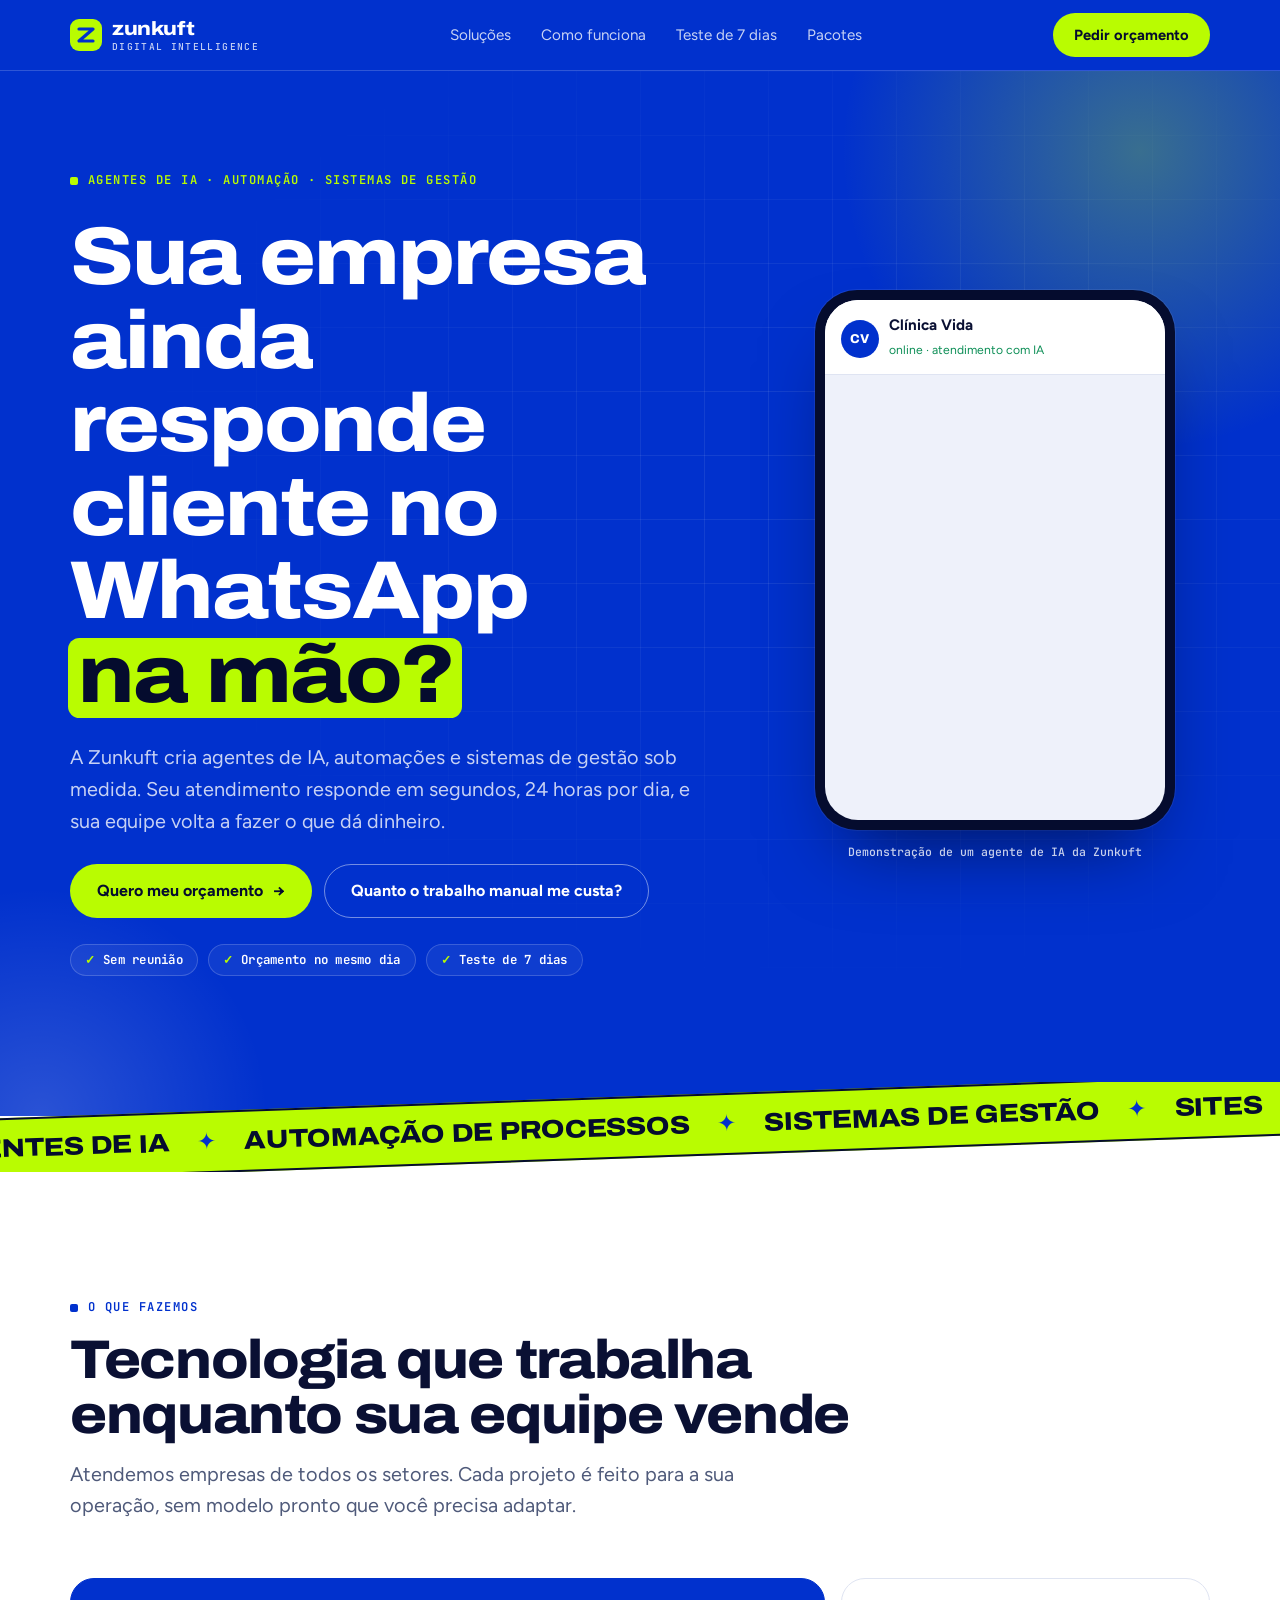
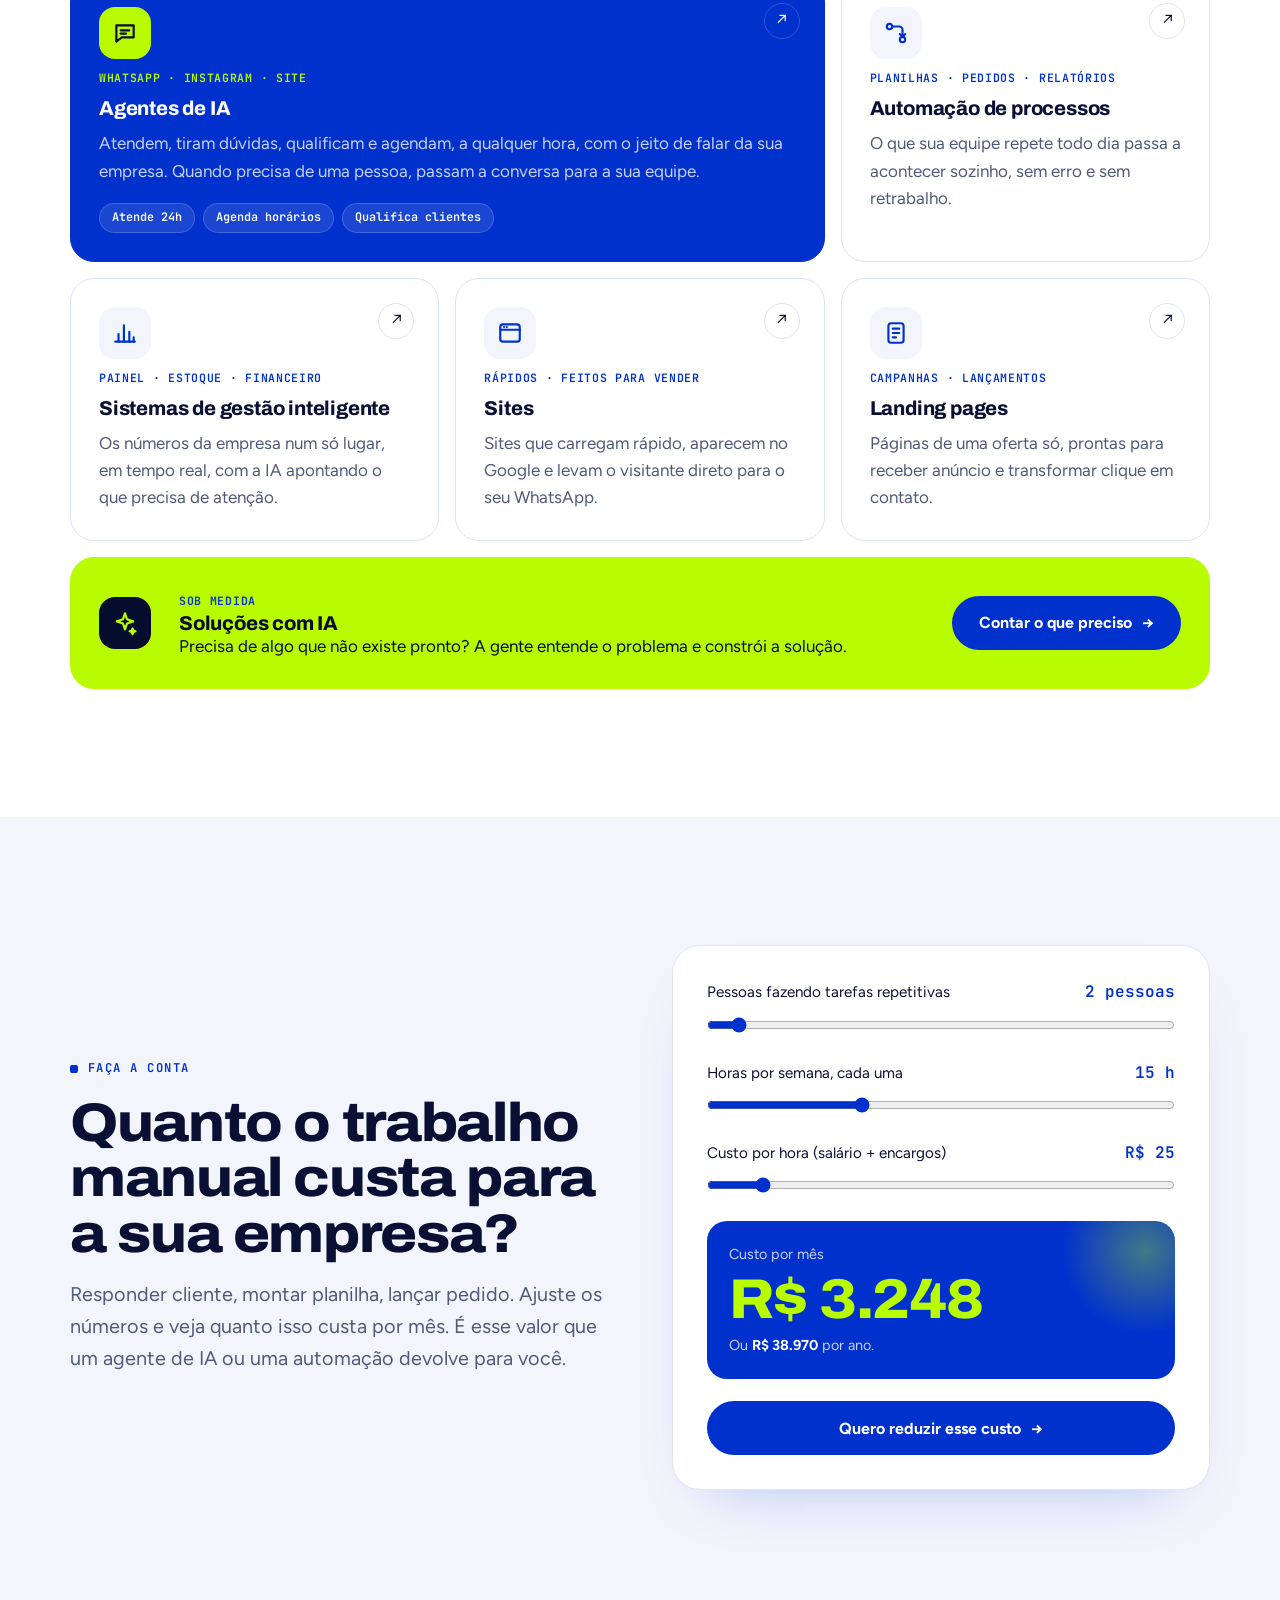
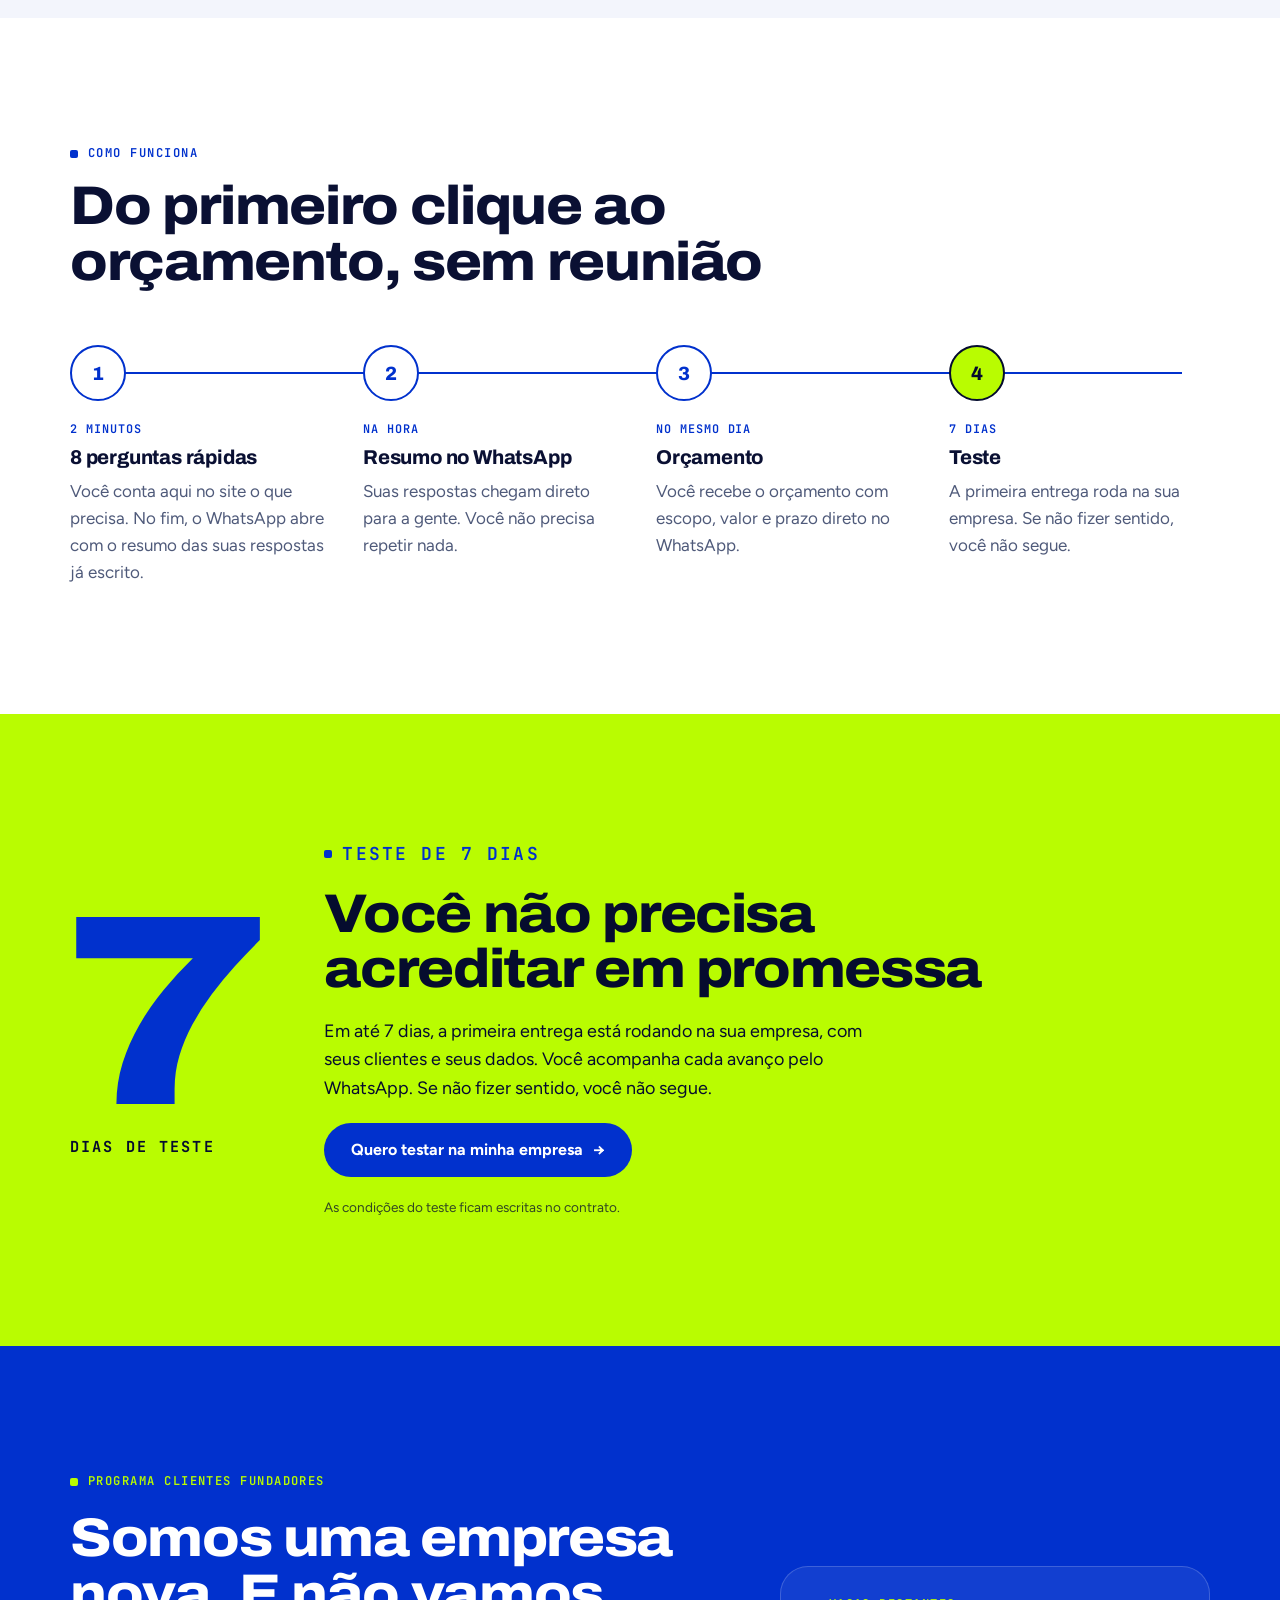
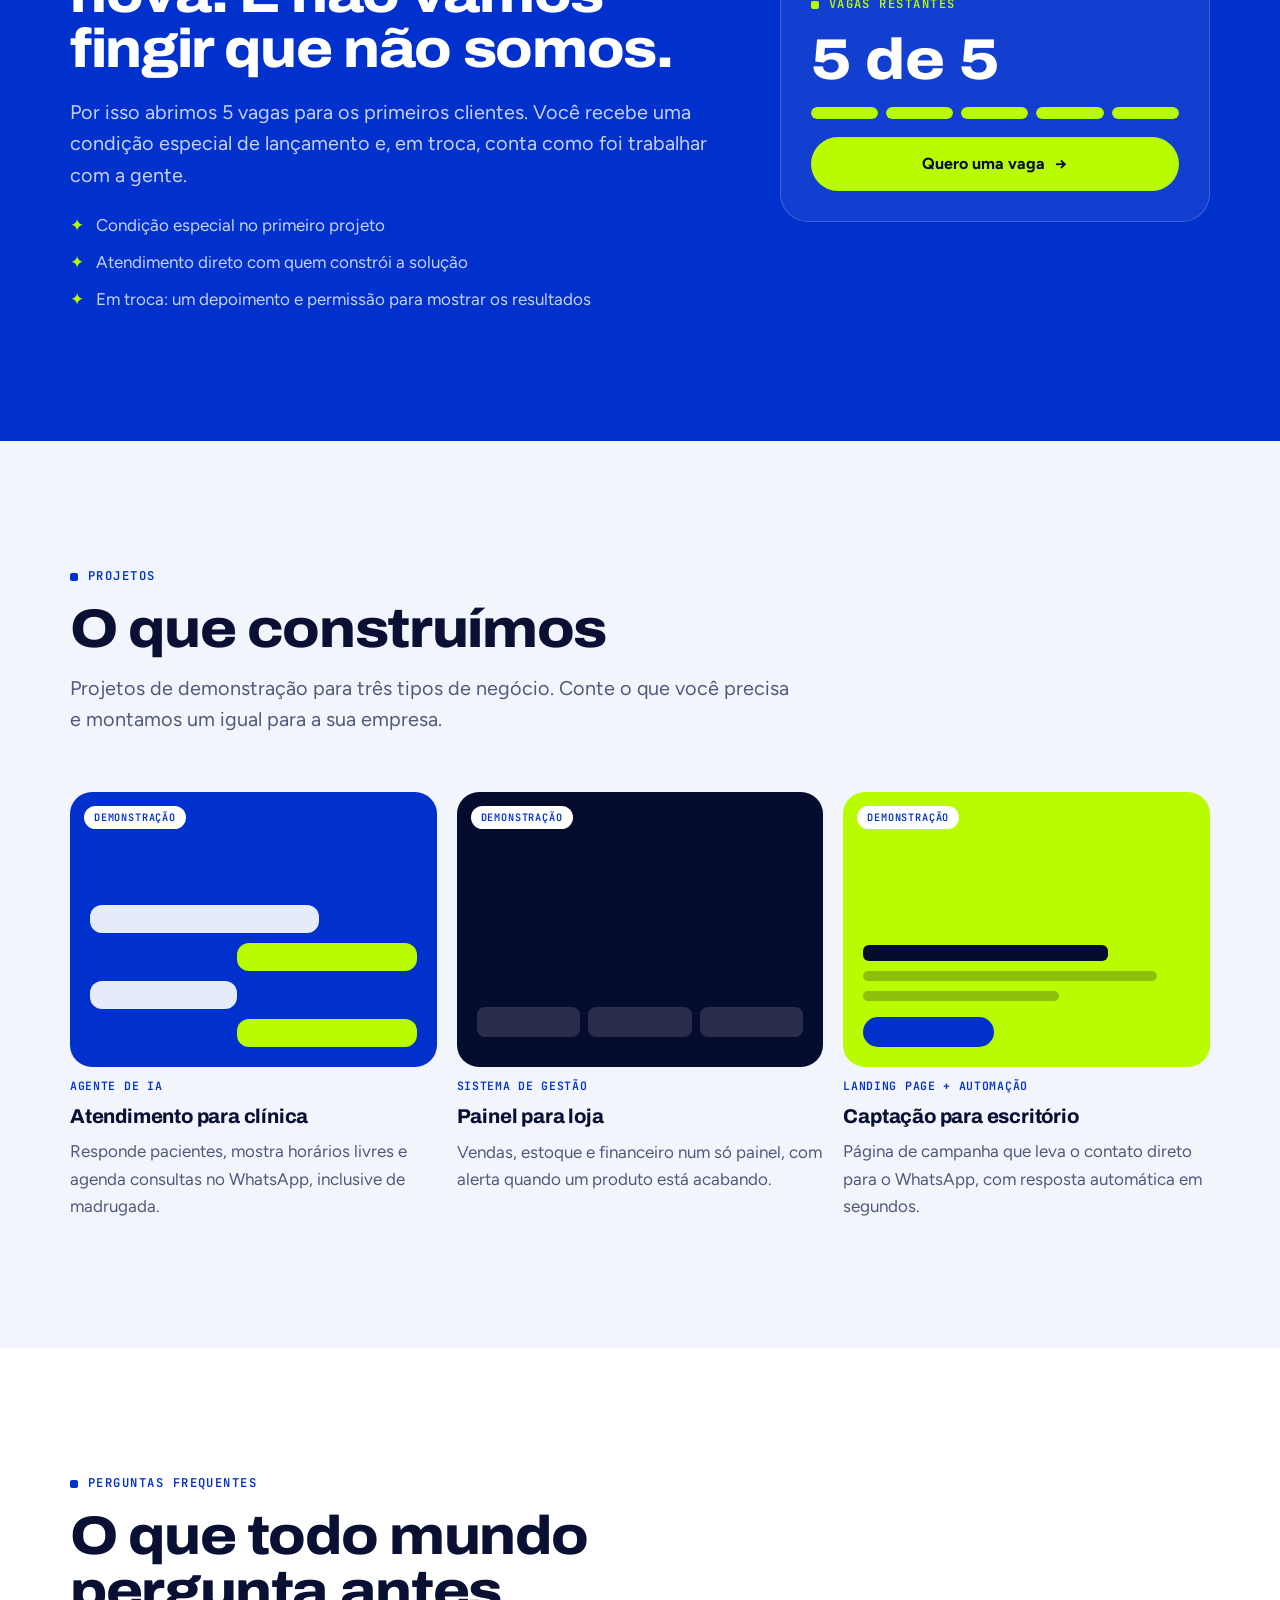
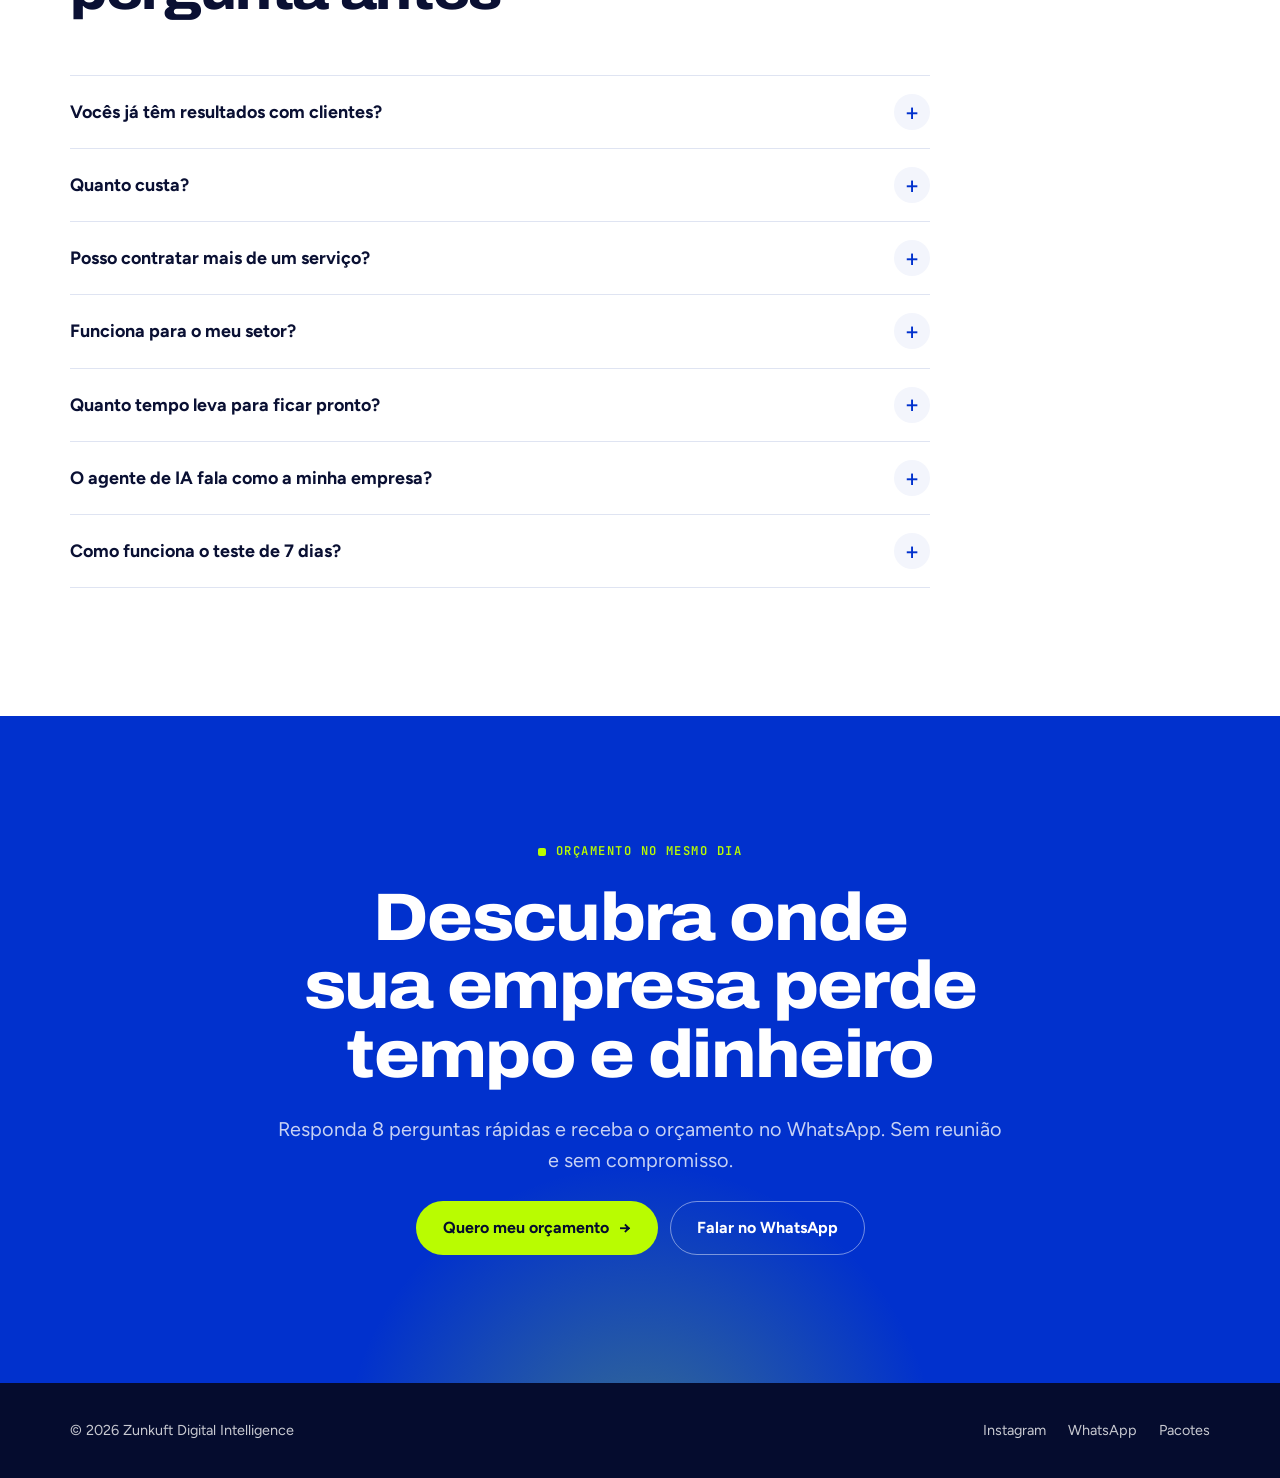
<file: index.html>
<!doctype html>
<html lang="pt-BR">
<head>
<meta charset="utf-8">
<meta name="viewport" content="width=device-width, initial-scale=1, viewport-fit=cover">
<title>Zunkuft Digital Intelligence · Agentes de IA, automação e sistemas sob medida</title>
<meta name="description" content="A Zunkuft cria agentes de IA, automações, sistemas de gestão inteligente, sites e landing pages sob medida. Orçamento no mesmo dia pelo WhatsApp e teste de 7 dias.">
<meta name="theme-color" content="#0131CD">
<meta property="og:title" content="Zunkuft Digital Intelligence">
<meta property="og:description" content="Agentes de IA, automações e sistemas sob medida. Orçamento no mesmo dia pelo WhatsApp e teste de 7 dias.">
<meta property="og:type" content="website">
<link rel="icon" href="data:image/svg+xml,%3Csvg xmlns='http://www.w3.org/2000/svg' viewBox='0 0 32 32'%3E%3Crect width='32' height='32' rx='8' fill='%23B9FC01'/%3E%3Cpath d='M9 10h14L9 22h14' stroke='%230131CD' stroke-width='3.2' fill='none' stroke-linecap='round' stroke-linejoin='round'/%3E%3C/svg%3E">
<link rel="preconnect" href="https://fonts.googleapis.com">
<link rel="preconnect" href="https://fonts.gstatic.com" crossorigin>
<link rel="stylesheet" href="https://fonts.googleapis.com/css2?family=Archivo:wdth,wght@100..125,500..800&family=Figtree:wght@400;500;600;700&family=JetBrains+Mono:wght@500;600&display=swap">
<link rel="stylesheet" href="assets/style.css">
<script>document.documentElement.classList.add("js")</script>
<script src="assets/config.js" defer></script>
<script src="assets/app.js" defer></script>
</head>
<body>
<a class="skip" href="#conteudo">Pular para o conteúdo</a>
<div class="progress" aria-hidden="true"></div>

<header class="top">
  <div class="container">
    <a class="brand" href="index.html" aria-label="Zunkuft Digital Intelligence, início">
      <svg viewBox="0 0 32 32" aria-hidden="true"><rect width="32" height="32" rx="9" fill="#B9FC01"/><path d="M9 10h14L9 22h14" stroke="#0131CD" stroke-width="3.2" fill="none" stroke-linecap="round" stroke-linejoin="round"/></svg>
      <span><b>zunkuft</b><small>Digital Intelligence</small></span>
    </a>
    <nav class="nav" aria-label="Principal">
      <a href="#solucoes">Soluções</a>
      <a href="#como-funciona">Como funciona</a>
      <a href="#teste">Teste de 7 dias</a>
      <a href="pacotes.html">Pacotes</a>
    </nav>
    <a class="btn btn-lime" href="#aplicar" data-aplicar>Pedir orçamento</a>
  </div>
</header>

<main id="conteudo">

<section class="hero sec-blue">
  <div class="glow g1" aria-hidden="true"></div>
  <div class="glow g2" aria-hidden="true"></div>
  <div class="container">
    <div class="hero-copy">
      <p class="eyebrow rise" style="--d:.05s">Agentes de IA · Automação · Sistemas de gestão</p>
      <h1><span class="w"><span style="--i:0">Sua</span></span> <span class="w"><span style="--i:1">empresa</span></span> <span class="w"><span style="--i:2">ainda</span></span> <span class="w"><span style="--i:3">responde</span></span> <span class="w"><span style="--i:4">cliente</span></span> <span class="w"><span style="--i:5">no</span></span> <span class="w"><span style="--i:6">WhatsApp</span></span> <span class="mark"><span class="w"><span style="--i:7">na</span></span> <span class="w"><span style="--i:8">mão?</span></span></span></h1>
      <p class="lead rise" style="--d:.75s">A Zunkuft cria agentes de IA, automações e sistemas de gestão sob medida. Seu atendimento responde em segundos, 24 horas por dia, e sua equipe volta a fazer o que dá dinheiro.</p>
      <div class="cta-row rise" style="--d:.9s">
        <a class="btn btn-lime" href="#aplicar" data-aplicar>Quero meu orçamento <span class="arr" aria-hidden="true">→</span></a>
        <a class="btn btn-light" href="#custo">Quanto o trabalho manual me custa?</a>
      </div>
      <div class="proof rise" style="--d:1.05s"><span>Sem reunião</span><span>Orçamento no mesmo dia</span><span>Teste de 7 dias</span></div>
    </div>

    <div class="phone-wrap rise" style="--d:.45s">
      <div class="phone" role="img" aria-label="Demonstração: um agente de IA atende uma paciente às 23h04 e agenda uma consulta em 41 segundos.">
        <div class="screen">
          <div class="chat-head">
            <div class="avatar" aria-hidden="true">CV</div>
            <div><b>Clínica Vida</b><small>online · atendimento com IA</small></div>
          </div>
          <div class="chat-body" id="chat" aria-hidden="true"></div>
        </div>
      </div>
      <p class="demo-note">Demonstração de um agente de IA da Zunkuft</p>
    </div>
  </div>
</section>

<div class="marquee-wrap" aria-hidden="true">
  <div class="marquee">
    <div class="track">
      <span>Agentes de IA</span><span>Automação de processos</span><span>Sistemas de gestão</span><span>Sites</span><span>Landing pages</span><span>Soluções com IA</span><span>Orçamento no mesmo dia</span><span>Teste de 7 dias</span>
      <span>Agentes de IA</span><span>Automação de processos</span><span>Sistemas de gestão</span><span>Sites</span><span>Landing pages</span><span>Soluções com IA</span><span>Orçamento no mesmo dia</span><span>Teste de 7 dias</span>
    </div>
  </div>
</div>

<section id="solucoes">
  <div class="container">
    <div class="sec-head reveal">
      <p class="eyebrow">O que fazemos</p>
      <h2>Tecnologia que trabalha enquanto sua equipe vende</h2>
      <p class="lead">Atendemos empresas de todos os setores. Cada projeto é feito para a sua operação, sem modelo pronto que você precisa adaptar.</p>
    </div>
    <div class="sol" data-stagger>
      <article class="card feature">
        <span class="go" aria-hidden="true">↗</span>
        <div class="ico" aria-hidden="true"><svg viewBox="0 0 24 24" fill="none" stroke="currentColor" stroke-width="2" stroke-linecap="round" stroke-linejoin="round"><path d="M4 5h16v11H9l-5 4z"/><path d="M8 9.5h8M8 12.5h5"/></svg></div>
        <span class="tag">WhatsApp · Instagram · Site</span>
        <h3>Agentes de IA</h3>
        <p>Atendem, tiram dúvidas, qualificam e agendam, a qualquer hora, com o jeito de falar da sua empresa. Quando precisa de uma pessoa, passam a conversa para a sua equipe.</p>
        <div class="chips"><span>Atende 24h</span><span>Agenda horários</span><span>Qualifica clientes</span></div>
      </article>
      <article class="card">
        <span class="go" aria-hidden="true">↗</span>
        <div class="ico" aria-hidden="true"><svg viewBox="0 0 24 24" fill="none" stroke="currentColor" stroke-width="2" stroke-linecap="round" stroke-linejoin="round"><circle cx="6" cy="6" r="2.5"/><circle cx="18" cy="18" r="2.5"/><path d="M8.5 6H15a3 3 0 0 1 3 3v6.5"/><path d="M15.5 13l2.5 2.5 2.5-2.5"/></svg></div>
        <span class="tag">Planilhas · Pedidos · Relatórios</span>
        <h3>Automação de processos</h3>
        <p>O que sua equipe repete todo dia passa a acontecer sozinho, sem erro e sem retrabalho.</p>
      </article>
      <article class="card">
        <span class="go" aria-hidden="true">↗</span>
        <div class="ico" aria-hidden="true"><svg viewBox="0 0 24 24" fill="none" stroke="currentColor" stroke-width="2" stroke-linecap="round" stroke-linejoin="round"><path d="M3 20h18"/><path d="M6 20v-7M11 20V5M16 20v-9M20 20v-4"/></svg></div>
        <span class="tag">Painel · Estoque · Financeiro</span>
        <h3>Sistemas de gestão inteligente</h3>
        <p>Os números da empresa num só lugar, em tempo real, com a IA apontando o que precisa de atenção.</p>
      </article>
      <article class="card">
        <span class="go" aria-hidden="true">↗</span>
        <div class="ico" aria-hidden="true"><svg viewBox="0 0 24 24" fill="none" stroke="currentColor" stroke-width="2" stroke-linecap="round" stroke-linejoin="round"><rect x="3" y="4" width="18" height="16" rx="2.5"/><path d="M3 9h18"/><path d="M6.5 6.5h.01M9 6.5h.01"/></svg></div>
        <span class="tag">Rápidos · Feitos para vender</span>
        <h3>Sites</h3>
        <p>Sites que carregam rápido, aparecem no Google e levam o visitante direto para o seu WhatsApp.</p>
      </article>
      <article class="card">
        <span class="go" aria-hidden="true">↗</span>
        <div class="ico" aria-hidden="true"><svg viewBox="0 0 24 24" fill="none" stroke="currentColor" stroke-width="2" stroke-linecap="round" stroke-linejoin="round"><rect x="5" y="3" width="14" height="18" rx="2.5"/><path d="M9 8h6M9 12h6M9 16h3"/></svg></div>
        <span class="tag">Campanhas · Lançamentos</span>
        <h3>Landing pages</h3>
        <p>Páginas de uma oferta só, prontas para receber anúncio e transformar clique em contato.</p>
      </article>
      <article class="card wide">
        <div class="ico" aria-hidden="true"><svg viewBox="0 0 24 24" fill="none" stroke="currentColor" stroke-width="2" stroke-linecap="round" stroke-linejoin="round"><path d="M12 3l1.9 5.6L19.5 10.5l-5.6 1.9L12 18l-1.9-5.6L4.5 10.5l5.6-1.9z"/><path d="M19 17l.7 2 2 .7-2 .7-.7 2-.7-2-2-.7 2-.7z"/></svg></div>
        <div><span class="tag">Sob medida</span><h3>Soluções com IA</h3><p>Precisa de algo que não existe pronto? A gente entende o problema e constrói a solução.</p></div>
        <a class="btn btn-primary" href="#aplicar" data-aplicar>Contar o que preciso <span class="arr" aria-hidden="true">→</span></a>
      </article>
    </div>
  </div>
</section>

<section class="sec-paper" id="custo">
  <div class="container custo">
    <div class="custo-copy reveal">
      <p class="eyebrow">Faça a conta</p>
      <h2>Quanto o trabalho manual custa para a sua empresa?</h2>
      <p class="lead">Responder cliente, montar planilha, lançar pedido. Ajuste os números e veja quanto isso custa por mês. É esse valor que um agente de IA ou uma automação devolve para você.</p>
    </div>
    <div class="calc reveal" id="calc" style="--d:.12s">
      <div class="field">
        <div class="field-top"><label for="calc-pessoas">Pessoas fazendo tarefas repetitivas</label><output id="out-pessoas" for="calc-pessoas">2 pessoas</output></div>
        <input type="range" id="calc-pessoas" min="1" max="20" step="1" value="2">
      </div>
      <div class="field">
        <div class="field-top"><label for="calc-horas">Horas por semana, cada uma</label><output id="out-horas" for="calc-horas">15 h</output></div>
        <input type="range" id="calc-horas" min="1" max="44" step="1" value="15">
      </div>
      <div class="field">
        <div class="field-top"><label for="calc-custo">Custo por hora (salário + encargos)</label><output id="out-custo" for="calc-custo">R$ 25</output></div>
        <input type="range" id="calc-custo" min="10" max="150" step="5" value="25">
      </div>
      <div class="calc-out" aria-live="polite">
        <small>Custo por mês</small>
        <span class="big" id="calc-mes">R$ 3.248</span>
        <small>Ou <b id="calc-ano">R$ 38.970</b> por ano.</small>
      </div>
      <a class="btn btn-primary" href="#aplicar" data-aplicar data-from-calc>Quero reduzir esse custo <span class="arr" aria-hidden="true">→</span></a>
    </div>
  </div>
</section>

<section id="como-funciona">
  <div class="container">
    <div class="sec-head reveal">
      <p class="eyebrow">Como funciona</p>
      <h2>Do primeiro clique ao orçamento, sem reunião</h2>
    </div>
    <ol class="steps" data-stagger>
      <li><span class="num" aria-hidden="true">1</span><span class="when">2 minutos</span><h3>8 perguntas rápidas</h3><p>Você conta aqui no site o que precisa. No fim, o WhatsApp abre com o resumo das suas respostas já escrito.</p></li>
      <li><span class="num" aria-hidden="true">2</span><span class="when">Na hora</span><h3>Resumo no WhatsApp</h3><p>Suas respostas chegam direto para a gente. Você não precisa repetir nada.</p></li>
      <li><span class="num" aria-hidden="true">3</span><span class="when">No mesmo dia</span><h3>Orçamento</h3><p>Você recebe o orçamento com escopo, valor e prazo direto no WhatsApp.</p></li>
      <li><span class="num" aria-hidden="true">4</span><span class="when">7 dias</span><h3>Teste</h3><p>A primeira entrega roda na sua empresa. Se não fizer sentido, você não segue.</p></li>
    </ol>
  </div>
</section>

<section class="teste sec-lime" id="teste">
  <div class="container">
    <div class="seven reveal-big" aria-hidden="true">7<small>dias de teste</small></div>
    <div class="teste-copy reveal" style="--d:.15s">
      <p class="eyebrow">Teste de 7 dias</p>
      <h2>Você não precisa acreditar em promessa</h2>
      <p>Em até 7 dias, a primeira entrega está rodando na sua empresa, com seus clientes e seus dados. Você acompanha cada avanço pelo WhatsApp. Se não fizer sentido, você não segue.</p>
      <a class="btn btn-primary" href="#aplicar" data-aplicar>Quero testar na minha empresa <span class="arr" aria-hidden="true">→</span></a>
      <p class="fine">As condições do teste ficam escritas no contrato.</p>
    </div>
  </div>
</section>

<section class="sec-blue" id="fundadores">
  <div class="container fund">
    <div class="fund-copy reveal">
      <p class="eyebrow">Programa Clientes Fundadores</p>
      <h2>Somos uma empresa nova. E não vamos fingir que não somos.</h2>
      <p class="lead">Por isso abrimos 5 vagas para os primeiros clientes. Você recebe uma condição especial de lançamento e, em troca, conta como foi trabalhar com a gente.</p>
      <ul>
        <li>Condição especial no primeiro projeto</li>
        <li>Atendimento direto com quem constrói a solução</li>
        <li>Em troca: um depoimento e permissão para mostrar os resultados</li>
      </ul>
    </div>
    <div class="vagas reveal" style="--d:.15s">
      <span class="eyebrow">Vagas restantes</span>
      <span class="n"><span data-vagas>5</span> de 5</span>
      <div class="dots" aria-hidden="true"></div>
      <a class="btn btn-lime" href="#aplicar" data-aplicar>Quero uma vaga <span class="arr" aria-hidden="true">→</span></a>
    </div>
  </div>
</section>

<section class="sec-paper" id="projetos">
  <div class="container">
    <div class="sec-head reveal">
      <p class="eyebrow">Projetos</p>
      <h2>O que construímos</h2>
      <p class="lead">Projetos de demonstração para três tipos de negócio. Conte o que você precisa e montamos um igual para a sua empresa.</p>
    </div>
    <div class="proj" data-stagger>
      <article>
        <div class="prev" aria-hidden="true"><span class="badge">Demonstração</span><div class="mk-b"></div><div class="mk-b r"></div><div class="mk-b s"></div><div class="mk-b r"></div></div>
        <span class="tag">Agente de IA</span><h3>Atendimento para clínica</h3><p>Responde pacientes, mostra horários livres e agenda consultas no WhatsApp, inclusive de madrugada.</p>
      </article>
      <article>
        <div class="prev alt" aria-hidden="true"><span class="badge">Demonstração</span><div class="mk-kpi"><i></i><i></i><i></i></div><div class="mk-bars"><i style="height:40%"></i><i style="height:55%"></i><i style="height:48%"></i><i style="height:70%"></i><i style="height:62%"></i><i style="height:92%"></i></div></div>
        <span class="tag">Sistema de gestão</span><h3>Painel para loja</h3><p>Vendas, estoque e financeiro num só painel, com alerta quando um produto está acabando.</p>
      </article>
      <article>
        <div class="prev lime" aria-hidden="true"><span class="badge">Demonstração</span><div class="mk-h"></div><div class="mk-l"></div><div class="mk-l s"></div><div class="mk-btn"></div></div>
        <span class="tag">Landing page + automação</span><h3>Captação para escritório</h3><p>Página de campanha que leva o contato direto para o WhatsApp, com resposta automática em segundos.</p>
      </article>
    </div>
  </div>
</section>

<section id="perguntas">
  <div class="container">
    <div class="sec-head reveal">
      <p class="eyebrow">Perguntas frequentes</p>
      <h2>O que todo mundo pergunta antes</h2>
    </div>
    <div class="faq reveal">
      <details><summary>Vocês já têm resultados com clientes?</summary><p>Somos uma empresa nova, por isso preferimos te mostrar funcionando. Você testa a primeira entrega por 7 dias na sua empresa antes de seguir.</p></details>
      <details><summary>Quanto custa?</summary><p>De R$ 1 mil a R$ 50 mil, conforme o tipo e a quantidade de soluções. Sites e landing pages têm <a href="pacotes.html">pacotes com preço fechado</a>. Agentes, automações e sistemas são orçados pelo WhatsApp, no mesmo dia.</p></details>
      <details><summary>Posso contratar mais de um serviço?</summary><p>Pode. Nas perguntas do orçamento você marca todos os serviços que quiser, e o orçamento já vem com tudo junto.</p></details>
      <details><summary>Funciona para o meu setor?</summary><p>Atendemos empresas de todos os setores. Se a sua equipe repete tarefas, responde as mesmas perguntas ou junta números em planilha, existe espaço para IA e automação.</p></details>
      <details><summary>Quanto tempo leva para ficar pronto?</summary><p>A primeira entrega roda em até 7 dias. Projetos maiores são divididos em fases, para você ver resultado desde a primeira semana.</p></details>
      <details><summary>O agente de IA fala como a minha empresa?</summary><p>Sim. Ele aprende seus produtos, preços, horários e o tom que vocês usam com os clientes. Quando não souber responder, passa a conversa para uma pessoa da sua equipe.</p></details>
      <details><summary>Como funciona o teste de 7 dias?</summary><p>Depois da contratação, entregamos a primeira parte do projeto em até 7 dias. Se não fizer sentido para você, você não segue com o restante. As condições ficam escritas no contrato.</p></details>
    </div>
  </div>
</section>

<section class="final sec-blue">
  <div class="glow g1" aria-hidden="true"></div>
  <div class="container reveal">
    <p class="eyebrow">Orçamento no mesmo dia</p>
    <h2>Descubra onde sua empresa perde tempo e dinheiro</h2>
    <p class="lead">Responda 8 perguntas rápidas e receba o orçamento no WhatsApp. Sem reunião e sem compromisso.</p>
    <div class="cta-row" style="justify-content:center">
      <a class="btn btn-lime" href="#aplicar" data-aplicar>Quero meu orçamento <span class="arr" aria-hidden="true">→</span></a>
      <a class="btn btn-light" href="#" data-wa="Olá! Vim pelo site da Zunkuft e quero saber mais.">Falar no WhatsApp</a>
    </div>
  </div>
</section>

</main>

<footer>
  <div class="container">
    <span>© <span data-ano>2026</span> Zunkuft Digital Intelligence</span>
    <nav aria-label="Rodapé">
      <a href="#" data-ig target="_blank" rel="noopener">Instagram</a>
      <a href="#" data-wa="Olá! Vim pelo site da Zunkuft.">WhatsApp</a>
      <a href="pacotes.html">Pacotes</a>
    </nav>
  </div>
</footer>

<dialog class="apl" id="aplicacao" aria-labelledby="apl-title">
  <form novalidate>
    <div class="apl-head">
      <div class="bar" aria-hidden="true"><i></i></div>
      <span class="count" aria-live="polite">1 de 8</span>
      <button type="button" class="x" data-close aria-label="Fechar">×</button>
    </div>
    <div class="apl-body"></div>
    <div class="apl-foot">
      <button type="button" class="btn btn-ghost" data-back>Voltar</button>
      <button type="submit" class="btn btn-primary" data-next>Continuar <span class="arr" aria-hidden="true">→</span></button>
    </div>
  </form>
</dialog>
</body>
</html>
</file>
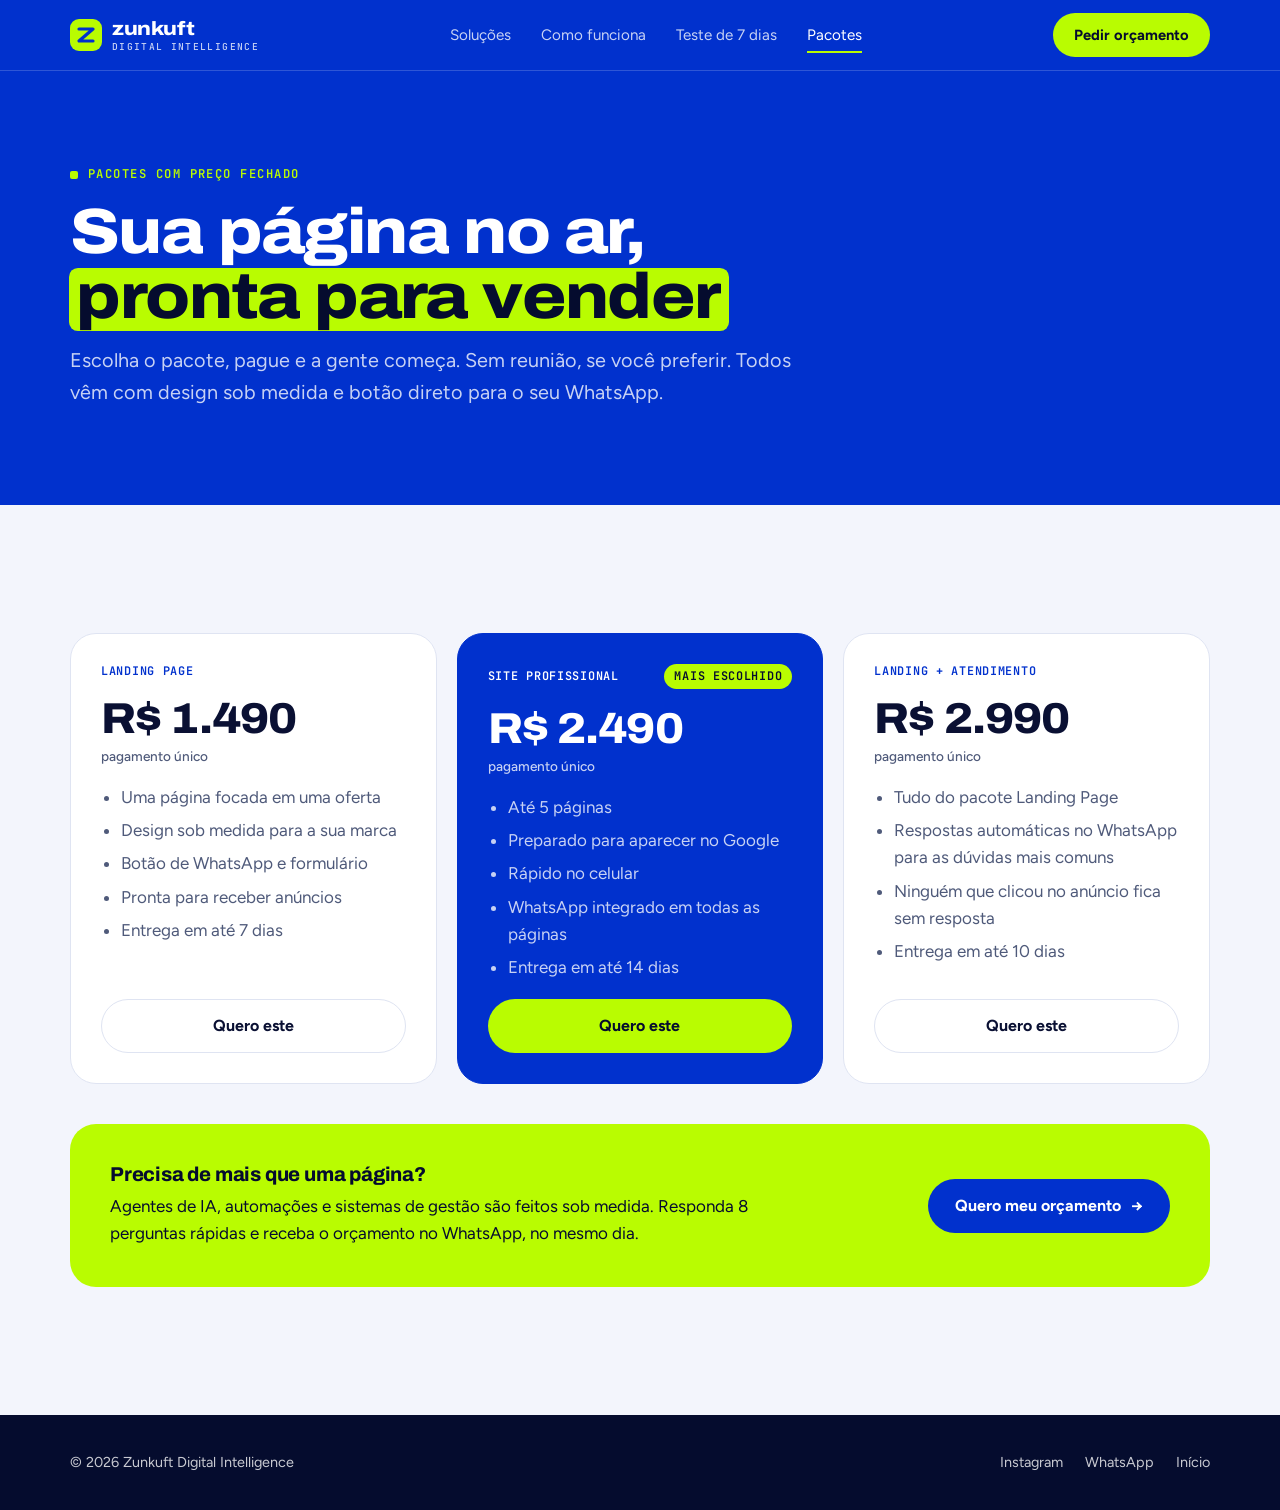
<file: pacotes.html>
<!doctype html>
<html lang="pt-BR">
<head>
<meta charset="utf-8">
<meta name="viewport" content="width=device-width, initial-scale=1, viewport-fit=cover">
<title>Pacotes · Zunkuft Digital Intelligence</title>
<meta name="description" content="Landing pages e sites com preço fechado, prontos para vender. Zunkuft Digital Intelligence.">
<meta name="theme-color" content="#0131CD">
<link rel="icon" href="data:image/svg+xml,%3Csvg xmlns='http://www.w3.org/2000/svg' viewBox='0 0 32 32'%3E%3Crect width='32' height='32' rx='8' fill='%23B9FC01'/%3E%3Cpath d='M9 10h14L9 22h14' stroke='%230131CD' stroke-width='3.2' fill='none' stroke-linecap='round' stroke-linejoin='round'/%3E%3C/svg%3E">
<link rel="preconnect" href="https://fonts.googleapis.com">
<link rel="preconnect" href="https://fonts.gstatic.com" crossorigin>
<link rel="stylesheet" href="https://fonts.googleapis.com/css2?family=Archivo:wdth,wght@100..125,500..800&family=Figtree:wght@400;500;600;700&family=JetBrains+Mono:wght@500;600&display=swap">
<link rel="stylesheet" href="assets/style.css">
<script>document.documentElement.classList.add("js")</script>
<script src="assets/config.js" defer></script>
<script src="assets/app.js" defer></script>
</head>
<body>
<a class="skip" href="#conteudo">Pular para o conteúdo</a>
<div class="progress" aria-hidden="true"></div>

<header class="top">
  <div class="container">
    <a class="brand" href="index.html" aria-label="Zunkuft Digital Intelligence, início">
      <svg viewBox="0 0 32 32" aria-hidden="true"><rect width="32" height="32" rx="9" fill="#B9FC01"/><path d="M9 10h14L9 22h14" stroke="#0131CD" stroke-width="3.2" fill="none" stroke-linecap="round" stroke-linejoin="round"/></svg>
      <span><b>zunkuft</b><small>Digital Intelligence</small></span>
    </a>
    <nav class="nav" aria-label="Principal">
      <a href="index.html#solucoes">Soluções</a>
      <a href="index.html#como-funciona">Como funciona</a>
      <a href="index.html#teste">Teste de 7 dias</a>
      <a href="pacotes.html" aria-current="page">Pacotes</a>
    </nav>
    <a class="btn btn-lime" href="#aplicar" data-aplicar>Pedir orçamento</a>
  </div>
</header>

<main id="conteudo">
<section class="sec-blue" style="padding-block:clamp(56px,8vw,96px)">
  <div class="container">
    <div class="sec-head" style="margin-bottom:0">
      <p class="eyebrow rise">Pacotes com preço fechado</p>
      <h1 style="font-size:clamp(2.4rem,5.4vw,4rem)"><span class="w"><span style="--i:0">Sua</span></span> <span class="w"><span style="--i:1">página</span></span> <span class="w"><span style="--i:2">no</span></span> <span class="w"><span style="--i:3">ar,</span></span> <span class="mark"><span class="w"><span style="--i:4">pronta</span></span> <span class="w"><span style="--i:5">para</span></span> <span class="w"><span style="--i:6">vender</span></span></span></h1>
      <p class="lead rise" style="--d:.6s">Escolha o pacote, pague e a gente começa. Sem reunião, se você preferir. Todos vêm com design sob medida e botão direto para o seu WhatsApp.</p>
    </div>
  </div>
</section>
<section class="sec-paper">
  <div class="container">
    <!-- Preços de exemplo: troque pelos valores reais da Zunkuft. -->
    <div class="pk" data-stagger>
      <article>
        <span class="tag">Landing Page</span>
        <div class="price">R$ 1.490<small>pagamento único</small></div>
        <ul>
          <li>Uma página focada em uma oferta</li>
          <li>Design sob medida para a sua marca</li>
          <li>Botão de WhatsApp e formulário</li>
          <li>Pronta para receber anúncios</li>
          <li>Entrega em até 7 dias</li>
        </ul>
        <a class="btn btn-ghost" href="#" data-comprar="landing" data-nome="Landing Page">Quero este</a>
      </article>
      <article class="rec">
        <span class="tag"><span>Site Profissional</span><span class="pill">Mais escolhido</span></span>
        <div class="price">R$ 2.490<small>pagamento único</small></div>
        <ul>
          <li>Até 5 páginas</li>
          <li>Preparado para aparecer no Google</li>
          <li>Rápido no celular</li>
          <li>WhatsApp integrado em todas as páginas</li>
          <li>Entrega em até 14 dias</li>
        </ul>
        <a class="btn btn-lime" href="#" data-comprar="site" data-nome="Site Profissional">Quero este</a>
      </article>
      <article>
        <span class="tag">Landing + Atendimento</span>
        <div class="price">R$ 2.990<small>pagamento único</small></div>
        <ul>
          <li>Tudo do pacote Landing Page</li>
          <li>Respostas automáticas no WhatsApp para as dúvidas mais comuns</li>
          <li>Ninguém que clicou no anúncio fica sem resposta</li>
          <li>Entrega em até 10 dias</li>
        </ul>
        <a class="btn btn-ghost" href="#" data-comprar="combo" data-nome="Landing + Atendimento">Quero este</a>
      </article>
    </div>

    <div class="upsell reveal">
      <div>
        <h3>Precisa de mais que uma página?</h3>
        <p class="muted">Agentes de IA, automações e sistemas de gestão são feitos sob medida. Responda 8 perguntas rápidas e receba o orçamento no WhatsApp, no mesmo dia.</p>
      </div>
      <a class="btn btn-primary" href="#aplicar" data-aplicar>Quero meu orçamento <span class="arr" aria-hidden="true">→</span></a>
    </div>
  </div>
</section>
</main>

<footer>
  <div class="container">
    <span>© <span data-ano>2026</span> Zunkuft Digital Intelligence</span>
    <nav aria-label="Rodapé">
      <a href="#" data-ig target="_blank" rel="noopener">Instagram</a>
      <a href="#" data-wa="Olá! Vim pela página de pacotes da Zunkuft.">WhatsApp</a>
      <a href="index.html">Início</a>
    </nav>
  </div>
</footer>

<dialog class="apl" id="aplicacao" aria-labelledby="apl-title">
  <form novalidate>
    <div class="apl-head">
      <div class="bar" aria-hidden="true"><i></i></div>
      <span class="count" aria-live="polite">1 de 8</span>
      <button type="button" class="x" data-close aria-label="Fechar">×</button>
    </div>
    <div class="apl-body"></div>
    <div class="apl-foot">
      <button type="button" class="btn btn-ghost" data-back>Voltar</button>
      <button type="submit" class="btn btn-primary" data-next>Continuar <span class="arr" aria-hidden="true">→</span></button>
    </div>
  </form>
</dialog>
</body>
</html>
</file>
<file: assets/style.css>
/* Zunkuft: azul cobalto como base, branco como respiro, limão só para destaque e ação.
   Limão nunca é texto sobre branco (contraste baixo): só fundo, com texto azul-escuro. */
:root{
  --blue:#0131CD; --blue-deep:#00239A; --navy:#050C2E; --white:#FFFFFF;
  --lime:#B9FC01; --lime-press:#A6E600; --lime-soft:#F0FFCC;
  --paper:#F3F5FC; --ink:#0A1033; --muted:#4F5A7A; --line:#DFE4F2;
  --on-blue:#FFFFFF; --on-blue-muted:rgba(255,255,255,.78); --on-blue-line:rgba(255,255,255,.18);
  --chat:#EEF1FA; --b-in:#FFFFFF; --b-out:#E6FFA8;
  --ease-out:cubic-bezier(0.23,1,0.32,1);
  --ease-in-out:cubic-bezier(0.77,0,0.175,1);
  --f-display:"Archivo","Arial",system-ui,sans-serif;
  --f-body:"Figtree",system-ui,-apple-system,"Segoe UI",sans-serif;
  --f-mono:"JetBrains Mono",ui-monospace,Consolas,monospace;
  color-scheme:light;
}

*{box-sizing:border-box}
[hidden]{display:none!important}
html{scroll-behavior:smooth;-webkit-text-size-adjust:100%;overflow-x:clip}
body{margin:0;background:var(--white);color:var(--ink);font:400 17px/1.6 var(--f-body);-webkit-font-smoothing:antialiased;-webkit-tap-highlight-color:transparent;overflow-x:clip}
img,svg{display:block;max-width:100%}
a{color:inherit}
:focus-visible{outline:3px solid var(--lime);outline-offset:3px;border-radius:8px}
.container{position:relative;max-width:1180px;margin:0 auto;padding-left:max(20px,env(safe-area-inset-left,0px));padding-right:max(20px,env(safe-area-inset-right,0px))}
h1,h2,h3{font-family:var(--f-display);margin:0;text-wrap:balance;line-height:1.02;letter-spacing:-.025em}
h1{font-size:clamp(2.6rem,6.4vw,5.3rem);font-weight:800;font-stretch:112%}
h2{font-size:clamp(2rem,4.4vw,3.4rem);font-weight:800;font-stretch:110%}
h3{font-size:1.25rem;font-weight:750;letter-spacing:-.01em}
p{margin:0}
.eyebrow{display:inline-flex;align-items:center;gap:10px;font:600 .76rem/1.3 var(--f-mono);letter-spacing:.12em;text-transform:uppercase;color:var(--blue)}
.eyebrow::before{content:"";width:8px;height:8px;border-radius:2px;background:currentColor}
.lead{font-size:clamp(1.05rem,1.6vw,1.24rem);color:var(--muted);max-width:56ch}
.muted{color:var(--muted)}
section{padding-block:clamp(72px,10vw,128px)}
.sec-head{display:grid;gap:16px;max-width:780px;margin-bottom:clamp(36px,5vw,56px)}
.skip{position:absolute;left:-999px;top:8px;background:var(--lime);color:var(--navy);padding:8px 14px;border-radius:8px;z-index:50}
.skip:focus{left:12px}

/* Seções coloridas */
.sec-blue{background:var(--blue);color:var(--on-blue)}
.sec-blue .lead,.sec-blue .muted{color:var(--on-blue-muted)}
.sec-blue .eyebrow{color:var(--lime)}
.sec-lime{background:var(--lime);color:var(--navy)}
.sec-lime .eyebrow{color:var(--blue)}
.sec-paper{background:var(--paper)}

/* Botões */
.btn{display:inline-flex;align-items:center;justify-content:center;gap:10px;min-height:54px;padding:0 26px;border-radius:999px;font:700 1rem/1.1 var(--f-body);text-decoration:none;border:1.5px solid transparent;cursor:pointer;text-align:center;transition:transform .16s var(--ease-out),background-color .2s ease,border-color .2s ease,color .2s ease;user-select:none;-webkit-user-select:none}
.btn:active{transform:scale(.97)}
.btn .arr{display:inline-block;transition:transform .25s var(--ease-out)}
.btn-lime{background:var(--lime);color:var(--navy)}
.btn-primary{background:var(--blue);color:var(--white)}
.btn-ghost{background:transparent;border-color:var(--line);color:var(--ink)}
.btn-light{background:transparent;border-color:rgba(255,255,255,.45);color:var(--white)}
@media (hover:hover) and (pointer:fine){
  .btn-lime:hover{background:var(--lime-press)}
  .btn-primary:hover{background:var(--blue-deep)}
  .btn-ghost:hover{border-color:var(--ink)}
  .btn-light:hover{border-color:var(--white)}
  .btn:hover .arr{transform:translateX(4px)}
}

/* Barra de progresso da leitura (só onde o navegador suporta animação por rolagem) */
.progress{display:none}
@supports (animation-timeline: scroll()){
  .progress{display:block;position:fixed;top:0;left:0;right:0;height:3px;background:var(--lime);transform-origin:left;transform:scaleX(0);z-index:40;animation:grow linear both;animation-timeline:scroll(root)}
}
@keyframes grow{to{transform:scaleX(1)}}

/* Topo */
.top{position:sticky;top:0;z-index:30;background:var(--blue);color:var(--white);border-bottom:1px solid var(--on-blue-line);padding-top:env(safe-area-inset-top,0px)}
.top .container{display:flex;align-items:center;justify-content:space-between;height:70px;gap:16px}
.brand{display:flex;align-items:center;gap:10px;text-decoration:none;color:var(--white);min-width:0}
.brand svg{width:32px;height:32px;flex:none;transition:transform .5s var(--ease-out)}
.brand b{display:block;font:800 1.2rem/1 var(--f-display);font-stretch:118%;letter-spacing:-.02em}
.brand small{display:block;font:500 .6rem/1 var(--f-mono);letter-spacing:.14em;text-transform:uppercase;color:var(--on-blue-muted);margin-top:4px;white-space:nowrap}
.nav{display:flex;gap:30px;align-items:center}
.nav a{position:relative;text-decoration:none;font-size:.95rem;color:var(--on-blue-muted);transition:color .2s ease}
.nav a::after{content:"";position:absolute;left:0;right:0;bottom:-6px;height:2px;background:var(--lime);transform:scaleX(0);transform-origin:left;transition:transform .3s var(--ease-out)}
.nav a[aria-current="page"]{color:var(--white)}
.nav a[aria-current="page"]::after{transform:scaleX(1)}
@media (hover:hover) and (pointer:fine){
  .nav a:hover{color:var(--white)}
  .nav a:hover::after{transform:scaleX(1)}
  .brand:hover svg{transform:rotate(-8deg) scale(1.06)}
}
.top .btn{min-height:44px;padding:0 20px;font-size:.92rem;flex:none}
@media (max-width:940px){.nav{display:none}}
@media (max-width:440px){.brand small{display:none}.top .btn{padding:0 16px;font-size:.88rem}}

/* Hero */
.hero{position:relative;overflow:hidden;padding-block:clamp(48px,8vw,104px) clamp(88px,11vw,140px)}
.hero::before{content:"";position:absolute;inset:-64px;background-image:linear-gradient(rgba(255,255,255,.08) 1px,transparent 1px),linear-gradient(90deg,rgba(255,255,255,.08) 1px,transparent 1px);background-size:64px 64px;-webkit-mask-image:radial-gradient(ellipse 70% 60% at 65% 40%,#000 15%,transparent 75%);mask-image:radial-gradient(ellipse 70% 60% at 65% 40%,#000 15%,transparent 75%);animation:gridMove 18s linear infinite;pointer-events:none}
@keyframes gridMove{to{transform:translate(64px,64px)}}
.glow{position:absolute;border-radius:50%;pointer-events:none}
.glow.g1{width:680px;height:680px;right:-200px;top:-260px;background:radial-gradient(circle,rgba(185,252,1,.30),rgba(185,252,1,0) 62%);animation:drift 16s ease-in-out infinite alternate}
.glow.g2{width:520px;height:520px;left:-220px;bottom:-260px;background:radial-gradient(circle,rgba(255,255,255,.16),rgba(255,255,255,0) 62%);animation:drift 20s ease-in-out infinite alternate-reverse}
@keyframes drift{to{transform:translate(-110px,120px) scale(1.12)}}
.hero .container{display:grid;grid-template-columns:minmax(0,1.2fr) minmax(0,.8fr);gap:clamp(40px,5vw,72px);align-items:center}
@media (max-width:940px){.hero .container{grid-template-columns:1fr}}
.hero-copy{display:grid;gap:26px;min-width:0}
.hero h1{position:relative;z-index:0}
/* Manchete entra palavra por palavra, por trás de uma máscara */
.w{display:inline-block;overflow:hidden;vertical-align:top;padding-bottom:.1em;margin-bottom:-.1em}
.w>span{display:inline-block;transform:translateY(110%);animation:wordUp .9s var(--ease-out) forwards;animation-delay:calc(var(--i,0) * 70ms + 120ms)}
@keyframes wordUp{to{transform:none}}
/* "na mão?" ganha um marca-texto limão que varre da esquerda */
.mark{position:relative;z-index:0;display:inline-block;padding:0 .1em}
.mark::before{content:"";position:absolute;inset:.06em -.02em -.02em;background:var(--lime);border-radius:.14em;transform:scaleX(0);transform-origin:left;animation:markIn .7s var(--ease-out) 1s forwards;z-index:-1}
.mark .w>span{animation:wordUp .9s var(--ease-out) calc(var(--i,0) * 70ms + 120ms) forwards,toNavy .3s ease 1.15s forwards}
@keyframes markIn{to{transform:scaleX(1)}}
@keyframes toNavy{to{color:var(--navy)}}
.rise{animation:rise .9s var(--ease-out) both;animation-delay:var(--d,0s)}
@keyframes rise{from{opacity:0;transform:translateY(20px)}}
.cta-row{display:flex;flex-wrap:wrap;gap:12px}
.proof{display:flex;flex-wrap:wrap;gap:10px}
.proof span{font:600 .78rem/1 var(--f-mono);letter-spacing:.02em;padding:9px 14px;border-radius:999px;border:1px solid var(--on-blue-line);background:rgba(255,255,255,.06);color:var(--white)}
.proof span::before{content:"✓";color:var(--lime);margin-right:8px}

/* Celular com a conversa */
.phone-wrap{display:grid;justify-items:center;gap:14px;min-width:0}
.phone{width:100%;max-width:360px;border-radius:42px;padding:10px;background:var(--navy);box-shadow:0 40px 80px -30px rgba(0,0,0,.55),0 0 0 1px rgba(255,255,255,.08);animation:float 7s ease-in-out 1.2s infinite}
@keyframes float{50%{transform:translateY(-12px)}}
.screen{border-radius:33px;overflow:hidden;background:var(--chat);display:flex;flex-direction:column;height:520px;color:var(--ink)}
.chat-head{display:flex;align-items:center;gap:10px;padding:16px 16px 12px;background:var(--white);border-bottom:1px solid var(--line)}
.avatar{width:38px;height:38px;border-radius:50%;background:var(--blue);color:var(--white);display:grid;place-items:center;font:800 .8rem var(--f-display);flex:none}
.chat-head b{display:block;font-size:.95rem;line-height:1.2}
.chat-head small{color:#0E8F57;font-size:.76rem}
.chat-body{flex:1;display:flex;flex-direction:column;justify-content:flex-end;gap:8px;padding:16px 12px;overflow:hidden;-webkit-mask-image:linear-gradient(to bottom,transparent,#000 48px);mask-image:linear-gradient(to bottom,transparent,#000 48px)}
.bubble{max-width:84%;padding:9px 12px 6px;border-radius:16px;font-size:.92rem;line-height:1.4;box-shadow:0 1px 1px rgba(5,12,46,.08);animation:pop .32s var(--ease-out) both}
.bubble.cli{align-self:flex-end;background:var(--b-out);border-bottom-right-radius:5px;transform-origin:bottom right}
.bubble.ia{align-self:flex-start;background:var(--b-in);border-bottom-left-radius:5px;transform-origin:bottom left}
.bubble time{display:block;text-align:right;font:500 .64rem var(--f-mono);color:var(--muted);margin-top:2px}
.typing{align-self:flex-start;background:var(--b-in);border-radius:16px;border-bottom-left-radius:5px;padding:13px 14px;display:flex;gap:4px;animation:pop .2s var(--ease-out) both}
.typing i{width:6px;height:6px;border-radius:50%;background:var(--muted);animation:blink 1s infinite}
.typing i:nth-child(2){animation-delay:.15s}
.typing i:nth-child(3){animation-delay:.3s}
.chat-status{align-self:center;font:600 .72rem var(--f-mono);background:var(--blue);color:var(--white);padding:7px 12px;border-radius:99px;animation:pop .3s var(--ease-out) both;margin-top:4px}
.demo-note{font:500 .72rem var(--f-mono);color:var(--on-blue-muted);text-align:center}
@keyframes pop{from{opacity:0;transform:translateY(6px) scale(.95)}to{opacity:1;transform:none}}
@keyframes blink{0%,60%,100%{opacity:.3}30%{opacity:1}}
@media (max-width:480px){.screen{height:470px}}

/* Letreiro de serviços */
.marquee-wrap{position:relative;z-index:2;overflow:hidden;margin-top:-34px;padding-block:14px}
.marquee{width:112%;margin-left:-6%;transform:rotate(-2deg);background:var(--lime);color:var(--navy);border-block:2px solid var(--navy);overflow:hidden}
.track{display:flex;width:max-content;animation:marquee 32s linear infinite}
.track span{display:flex;align-items:center;gap:28px;padding:16px 14px;font:800 clamp(1.1rem,2.4vw,1.6rem)/1 var(--f-display);font-stretch:115%;text-transform:uppercase;letter-spacing:-.01em;white-space:nowrap}
.track span::after{content:"✦";color:var(--blue);font-size:.9em}
@keyframes marquee{to{transform:translateX(-50%)}}

/* Soluções em mosaico */
.sol{display:grid;grid-template-columns:repeat(3,minmax(0,1fr));gap:16px}
.card{position:relative;overflow:hidden;background:var(--white);border:1.5px solid var(--line);border-radius:24px;padding:28px;display:grid;gap:12px;align-content:start;min-width:0;transition:transform .3s var(--ease-out),border-color .3s ease,box-shadow .3s ease}
.card .ico{width:52px;height:52px;border-radius:16px;display:grid;place-items:center;background:var(--paper);color:var(--blue);transition:transform .4s var(--ease-out),background-color .3s ease}
.card .ico svg{width:26px;height:26px}
.card p{color:var(--muted)}
.card .tag{font:600 .72rem/1.3 var(--f-mono);letter-spacing:.06em;text-transform:uppercase;color:var(--blue)}
.card .go{position:absolute;top:24px;right:24px;width:36px;height:36px;border-radius:50%;border:1.5px solid var(--line);display:grid;place-items:center;font-size:1rem;transition:transform .35s var(--ease-out),background-color .25s ease,border-color .25s ease}
.card.feature{grid-column:span 2;background:var(--blue);border-color:var(--blue);color:var(--white)}
.card.feature p{color:var(--on-blue-muted)}
.card.feature .tag{color:var(--lime)}
.card.feature .ico{background:var(--lime);color:var(--navy)}
.card.feature .go{border-color:var(--on-blue-line)}
.card.wide{grid-column:1 / -1;grid-template-columns:auto minmax(0,1fr) auto;align-items:center;gap:20px 28px;background:var(--lime);border-color:var(--lime);color:var(--navy)}
.card.wide p{color:var(--navy)}
.card.wide .tag{color:var(--blue)}
.card.wide .ico{background:var(--navy);color:var(--lime)}
.chips{display:flex;flex-wrap:wrap;gap:8px;margin-top:6px}
.chips span{font:600 .74rem/1 var(--f-mono);padding:8px 12px;border-radius:999px;background:rgba(255,255,255,.1);border:1px solid var(--on-blue-line)}
@media (hover:hover) and (pointer:fine){
  .card:hover{transform:translateY(-6px);border-color:var(--blue);box-shadow:0 24px 50px -28px rgba(1,49,205,.45)}
  .card:hover .ico{transform:rotate(-8deg) scale(1.06)}
  .card:hover .go{transform:rotate(45deg);background:var(--lime);border-color:var(--lime);color:var(--navy)}
  .card.feature:hover,.card.wide:hover{border-color:var(--navy)}
}
@media (max-width:940px){.sol{grid-template-columns:repeat(2,minmax(0,1fr))}.card.feature{grid-column:1 / -1}}
@media (max-width:620px){
  .sol{grid-template-columns:1fr}
  .card.wide{grid-template-columns:1fr}
}

/* Calculadora de custo */
.custo{display:grid;grid-template-columns:minmax(0,1fr) minmax(0,1fr);gap:clamp(36px,5vw,72px);align-items:center}
@media (max-width:940px){.custo{grid-template-columns:1fr}}
.custo-copy{display:grid;gap:18px}
.calc{background:var(--white);border:1.5px solid var(--line);border-radius:28px;padding:clamp(22px,4vw,34px);display:grid;gap:22px;min-width:0;box-shadow:0 30px 60px -40px rgba(1,49,205,.35)}
.field{display:grid;gap:6px}
.field-top{display:flex;justify-content:space-between;align-items:baseline;gap:12px;font-size:.95rem}
.field-top output{font:600 1rem var(--f-mono);font-variant-numeric:tabular-nums;white-space:nowrap;color:var(--blue)}
input[type=range]{width:100%;accent-color:var(--blue);height:28px;margin:0}
.calc-out{position:relative;overflow:hidden;border-radius:20px;background:var(--blue);color:var(--white);padding:22px;display:grid;gap:6px}
.calc-out::after{content:"";position:absolute;right:-60px;top:-60px;width:180px;height:180px;border-radius:50%;background:radial-gradient(circle,rgba(185,252,1,.35),rgba(185,252,1,0) 65%)}
.calc-out .big{font:800 clamp(2.4rem,6vw,3.5rem)/1 var(--f-display);font-stretch:108%;font-variant-numeric:tabular-nums;color:var(--lime);letter-spacing:-.02em}
.calc-out small{color:var(--on-blue-muted);font-size:.9rem}
.calc-out b{color:var(--white)}
.calc .btn{width:100%}

/* Como funciona */
.steps{position:relative;display:grid;grid-template-columns:repeat(4,minmax(0,1fr));gap:32px;padding:0;margin:0}
.steps::before,.steps::after{content:"";position:absolute;top:27px;left:28px;right:28px;height:2px;background:var(--line)}
.steps::after{background:var(--blue);transform:scaleX(0);transform-origin:left;transition:transform 1.6s var(--ease-in-out) .2s}
.steps.in::after{transform:scaleX(1)}
.steps li{list-style:none;position:relative;z-index:1;display:grid;gap:10px;align-content:start;padding-top:76px}
.steps li .num{position:absolute;top:0;left:0;width:56px;height:56px;border-radius:50%;display:grid;place-items:center;background:var(--white);border:2px solid var(--blue);color:var(--blue);font:800 1.2rem var(--f-display)}
.steps li:last-child .num{background:var(--lime);border-color:var(--navy);color:var(--navy)}
.steps .when{font:600 .74rem var(--f-mono);color:var(--blue);text-transform:uppercase;letter-spacing:.08em}
.steps p{color:var(--muted)}
@media (max-width:940px){
  .steps{grid-template-columns:1fr;gap:36px}
  .steps::before,.steps::after{top:28px;bottom:28px;left:27px;right:auto;width:2px;height:auto}
  .steps::after{transform:scaleY(0);transform-origin:top}
  .steps.in::after{transform:scaleY(1)}
  .steps li{padding-top:0;padding-left:84px;min-height:56px}
}

/* Teste de 7 dias */
.teste .container{display:grid;grid-template-columns:auto minmax(0,1fr);gap:clamp(28px,6vw,96px);align-items:center}
@media (max-width:760px){.teste .container{grid-template-columns:1fr}}
.seven{font:800 clamp(8rem,24vw,17rem)/.78 var(--f-display);font-stretch:122%;letter-spacing:-.06em;color:var(--blue)}
.seven small{display:block;font:700 .95rem/1 var(--f-mono);letter-spacing:.14em;text-transform:uppercase;margin-top:20px;color:var(--navy)}
.teste-copy{display:grid;gap:20px;justify-items:start}
.teste-copy p{max-width:52ch;font-size:1.12rem}
.teste-copy .fine{font-size:.85rem;opacity:.75}

/* Clientes Fundadores */
.fund{display:grid;grid-template-columns:minmax(0,1.2fr) minmax(0,.8fr);gap:clamp(36px,5vw,72px);align-items:center}
@media (max-width:860px){.fund{grid-template-columns:1fr}}
.fund-copy{display:grid;gap:20px}
.fund-copy ul{margin:0;padding:0;display:grid;gap:10px;list-style:none}
.fund-copy li{display:flex;gap:12px;align-items:flex-start;color:var(--on-blue-muted)}
.fund-copy li::before{content:"✦";color:var(--lime);flex:none}
.vagas{background:rgba(255,255,255,.07);border:1.5px solid var(--on-blue-line);border-radius:28px;padding:30px;display:grid;gap:18px}
.vagas .eyebrow{color:var(--lime)}
.vagas .n{font:800 3.6rem/1 var(--f-display);font-stretch:112%;font-variant-numeric:tabular-nums}
.dots{display:grid;grid-template-columns:repeat(5,1fr);gap:8px}
.dots i{position:relative;height:12px;border-radius:99px;background:var(--on-blue-line);overflow:hidden}
.dots i::after{content:"";position:absolute;inset:0;background:var(--lime);border-radius:inherit;transform:scaleX(0);transform-origin:left;transition:transform .6s var(--ease-out);transition-delay:calc(var(--i,0) * 120ms + 200ms)}
.dots i.on::after{transform:scaleX(1)}
.js .vagas:not(.in) .dots i.on::after{transform:scaleX(0)}

/* Projetos */
.proj{display:grid;grid-template-columns:repeat(3,minmax(0,1fr));gap:20px}
@media (max-width:940px){.proj{grid-template-columns:1fr 1fr}}
@media (max-width:620px){.proj{grid-template-columns:1fr}}
.proj article{display:grid;gap:12px;align-content:start}
.proj p{color:var(--muted)}
.proj .tag{font:600 .72rem/1.3 var(--f-mono);letter-spacing:.06em;text-transform:uppercase;color:var(--blue)}
.prev{aspect-ratio:4/3;max-width:100%;border-radius:22px;background:var(--blue);padding:20px;display:grid;gap:10px;align-content:end;overflow:hidden;position:relative;transition:transform .35s var(--ease-out)}
.prev.alt{background:var(--navy)}
.prev.lime{background:var(--lime)}
@media (hover:hover) and (pointer:fine){.proj article:hover .prev{transform:translateY(-6px) rotate(-1deg)}}
.badge{position:absolute;top:14px;left:14px;font:600 .64rem var(--f-mono);text-transform:uppercase;letter-spacing:.08em;padding:5px 10px;border-radius:99px;background:var(--white);color:var(--blue)}
.mk-b{height:28px;border-radius:12px;background:rgba(255,255,255,.9);width:70%;transition:transform .7s var(--ease-out),opacity .7s var(--ease-out)}
.mk-b.r{justify-self:end;background:var(--lime);width:55%}
.mk-b.s{width:45%}
.mk-bars{display:flex;align-items:flex-end;gap:8px;height:68%}
.mk-bars i{flex:1;border-radius:6px 6px 2px 2px;background:rgba(255,255,255,.22);transform-origin:bottom;transition:transform .9s var(--ease-out)}
.mk-bars i:last-child{background:var(--lime)}
.mk-kpi{display:flex;gap:8px}
.mk-kpi i{flex:1;height:30px;border-radius:8px;background:rgba(255,255,255,.14)}
.mk-h{height:16px;border-radius:6px;background:var(--navy);width:75%}
.mk-l{height:10px;border-radius:6px;background:rgba(5,12,46,.25);width:90%}
.mk-l.s{width:60%}
.mk-btn{height:30px;width:40%;border-radius:99px;background:var(--blue);margin-top:6px}
.js .proj article:not(.in) .mk-bars i{transform:scaleY(.06)}
.js .proj article:not(.in) .mk-b{opacity:0;transform:translateY(12px)}
.mk-bars i:nth-child(2){transition-delay:.08s}.mk-bars i:nth-child(3){transition-delay:.16s}
.mk-bars i:nth-child(4){transition-delay:.24s}.mk-bars i:nth-child(5){transition-delay:.32s}.mk-bars i:nth-child(6){transition-delay:.4s}
.mk-b:nth-child(3){transition-delay:.12s}.mk-b:nth-child(4){transition-delay:.24s}.mk-b:nth-child(5){transition-delay:.36s}

/* Perguntas */
.faq{max-width:860px;border-top:1.5px solid var(--line)}
.faq details{border-bottom:1.5px solid var(--line)}
.faq summary{list-style:none;cursor:pointer;padding:24px 56px 24px 0;font:700 1.12rem/1.35 var(--f-body);position:relative;transition:color .2s ease}
.faq summary::-webkit-details-marker{display:none}
.faq summary::after{content:"+";position:absolute;right:0;top:50%;width:36px;height:36px;margin-top:-18px;border-radius:50%;display:grid;place-items:center;background:var(--paper);color:var(--blue);font:500 1.4rem/1 var(--f-display);transition:transform .3s var(--ease-out),background-color .2s ease}
.faq details[open] summary::after{transform:rotate(45deg);background:var(--lime);color:var(--navy)}
.faq details[open] p{animation:rise .4s var(--ease-out)}
.faq details p{padding:0 0 24px;color:var(--muted);max-width:68ch}
@media (hover:hover) and (pointer:fine){.faq summary:hover{color:var(--blue)}}

/* Chamada final */
.final{position:relative;overflow:hidden;text-align:center}
.final .container{display:grid;gap:24px;justify-items:center}
.final h2{font-size:clamp(2.2rem,5.4vw,4.2rem);max-width:16ch}
.final .lead{margin:0 auto}
.final .glow.g1{right:auto;left:50%;top:auto;bottom:-420px;margin-left:-340px}

footer{background:var(--navy);color:var(--on-blue-muted);padding-block:36px calc(36px + env(safe-area-inset-bottom,0px));font-size:.9rem}
footer .container{display:flex;flex-wrap:wrap;gap:16px 28px;justify-content:space-between;align-items:center}
footer nav{display:flex;flex-wrap:wrap;gap:22px}
footer a{text-decoration:none;transition:color .2s ease}
footer a:hover{color:var(--lime)}

/* Revelação ao rolar: só com JS, para a página nunca ficar vazia sem ele */
.js .reveal{opacity:0;transform:translateY(28px);transition:opacity .8s var(--ease-out),transform .8s var(--ease-out);transition-delay:var(--d,0s)}
.js .reveal.in{opacity:1;transform:none}
.js .reveal-big{opacity:0;transform:translateY(30%) rotate(-10deg) scale(.9);transition:opacity .9s var(--ease-out),transform 1.1s var(--ease-out)}
.js .reveal-big.in{opacity:1;transform:none}

/* Pacotes */
.pk{display:grid;grid-template-columns:repeat(3,minmax(0,1fr));gap:20px;align-items:stretch}
@media (max-width:940px){.pk{grid-template-columns:1fr;max-width:520px}}
.pk article{background:var(--white);border:1.5px solid var(--line);border-radius:26px;padding:30px;display:flex;flex-direction:column;gap:18px;transition:transform .3s var(--ease-out),border-color .3s ease}
.pk article.rec{background:var(--blue);border-color:var(--blue);color:var(--white)}
.pk article.rec ul{color:var(--on-blue-muted)}
.pk article.rec .price small{color:var(--on-blue-muted)}
.pk .tag{display:flex;justify-content:space-between;align-items:center;gap:8px;font:600 .74rem/1.3 var(--f-mono);letter-spacing:.06em;text-transform:uppercase;color:var(--blue)}
.pk article.rec .tag{color:var(--white)}
.pill{background:var(--lime);color:var(--navy);padding:5px 10px;border-radius:99px}
.price{font:800 2.7rem/1 var(--f-display);font-stretch:108%;letter-spacing:-.02em;font-variant-numeric:tabular-nums}
.price small{display:block;font:500 .85rem/1.3 var(--f-body);color:var(--muted);margin-top:8px;letter-spacing:0}
.pk ul{margin:0;padding-left:20px;display:grid;gap:6px;color:var(--muted)}
.pk .btn{margin-top:auto;width:100%}
@media (hover:hover) and (pointer:fine){.pk article:hover{transform:translateY(-6px);border-color:var(--blue)}}
.upsell{margin-top:40px;background:var(--lime);border-radius:26px;padding:clamp(24px,4vw,40px);display:flex;flex-wrap:wrap;gap:20px;align-items:center;justify-content:space-between;color:var(--navy)}
.upsell div{display:grid;gap:8px;max-width:60ch}
.upsell .muted{color:var(--navy)}

/* Aplicação */
dialog.apl{width:min(620px,calc(100% - 32px));max-height:min(760px,calc(100dvh - 32px));border:0;border-radius:28px;padding:0;background:var(--white);color:var(--ink);box-shadow:0 40px 80px -20px rgba(0,0,0,.45);overflow:hidden}
dialog.apl::backdrop{background:rgba(1,20,90,.6);-webkit-backdrop-filter:blur(4px);backdrop-filter:blur(4px)}
dialog.apl[open]{animation:dlg .28s var(--ease-out)}
@keyframes dlg{from{opacity:0;transform:translateY(16px) scale(.97)}}
@media (max-width:560px){dialog.apl{width:100%;max-width:100%;height:100dvh;max-height:100dvh;border-radius:0;margin:0}}
.apl form{display:flex;flex-direction:column;height:100%;max-height:inherit}
.apl-head{display:flex;align-items:center;gap:14px;padding:16px 18px;padding-top:max(16px,env(safe-area-inset-top,0px));background:var(--blue);color:var(--white)}
.bar{flex:1;height:6px;background:var(--on-blue-line);border-radius:99px;overflow:hidden}
.bar i{display:block;height:100%;width:100%;background:var(--lime);border-radius:99px;transform:scaleX(0);transform-origin:left;transition:transform .45s var(--ease-out)}
.count{font:600 .76rem var(--f-mono);color:var(--on-blue-muted);min-width:54px;text-align:right;font-variant-numeric:tabular-nums}
.x{width:40px;height:40px;border-radius:50%;border:1.5px solid var(--on-blue-line);background:none;color:var(--white);cursor:pointer;font-size:1.3rem;line-height:1;display:grid;place-items:center;flex:none;transition:transform .25s var(--ease-out),border-color .2s ease}
@media (hover:hover) and (pointer:fine){.x:hover{transform:rotate(90deg);border-color:var(--white)}}
.apl-body{padding:24px 28px;display:grid;gap:18px;align-content:start;flex:1;overflow-y:auto;overscroll-behavior:contain}
@media (max-width:560px){.apl-body{padding:22px 20px}}
.apl-body h2{font-size:clamp(1.55rem,4.6vw,2rem);font-stretch:106%}
.apl-body .hint{color:var(--muted);margin-top:-8px}
.opts{display:grid;gap:10px}
.opt{text-align:left;padding:16px 18px;border-radius:16px;border:1.5px solid var(--line);background:var(--white);color:var(--ink);font:600 1.02rem/1.3 var(--f-body);cursor:pointer;transition:border-color .15s ease,background-color .15s ease,transform .14s var(--ease-out);display:flex;justify-content:space-between;align-items:center;gap:12px;opacity:0;transform:translateY(10px);animation:optIn .4s var(--ease-out) forwards;animation-delay:calc(var(--i,0) * 45ms)}
@keyframes optIn{to{opacity:1;transform:none}}
.opt::after{content:"";width:22px;height:22px;border-radius:50%;border:2px solid var(--line);flex:none;transition:border-color .15s ease,background-color .15s ease,box-shadow .15s ease,transform .2s var(--ease-out)}
.opt.multi::after{border-radius:7px}
.opt:active{transform:scale(.985)}
.opt[aria-pressed="true"]{border-color:var(--blue);background:#F2F5FF}
.opt[aria-pressed="true"]::after{border-color:var(--blue);background:var(--blue);box-shadow:inset 0 0 0 4px var(--white);transform:scale(1.05)}
.opt.multi[aria-pressed="true"]::after{border-color:var(--navy);background:var(--lime) url("data:image/svg+xml,%3Csvg xmlns='http://www.w3.org/2000/svg' viewBox='0 0 24 24'%3E%3Cpath d='M5 12.5l4.5 4.5L19 7.5' fill='none' stroke='%23050C2E' stroke-width='3' stroke-linecap='round' stroke-linejoin='round'/%3E%3C/svg%3E") center/16px no-repeat;box-shadow:none}
@media (hover:hover) and (pointer:fine){.opt:hover{border-color:var(--blue)}}
.sel-count{font:600 .8rem var(--f-mono);color:var(--blue)}
.inp{display:grid;gap:6px;font-size:.92rem;color:var(--muted)}
.inp input,.inp textarea{font:500 1.05rem/1.4 var(--f-body);padding:14px 16px;border-radius:14px;border:1.5px solid var(--line);background:var(--paper);color:var(--ink);width:100%;transition:border-color .15s ease,background-color .15s ease}
.inp textarea{min-height:120px;resize:vertical}
.inp input:focus,.inp textarea:focus{outline:none;border-color:var(--blue);background:var(--white)}
.err{color:#C4321A;font-size:.9rem;min-height:1.3em}
.apl-foot{display:flex;justify-content:space-between;gap:12px;padding:14px 18px;padding-bottom:max(14px,env(safe-area-inset-bottom,0px));border-top:1.5px solid var(--line);background:var(--white)}
.apl-foot .btn{min-height:50px}
.apl-foot .btn-primary{margin-left:auto}
.step-in{animation:stepin .3s var(--ease-out)}
@keyframes stepin{from{opacity:0;transform:translateX(14px)}}
.result{display:grid;gap:14px}
.result .btn{width:100%}
.result .ok{width:60px;height:60px;border-radius:50%;background:var(--lime);color:var(--navy);display:grid;place-items:center;font-size:1.7rem;font-weight:800;animation:okPop .5s var(--ease-out) both}
@keyframes okPop{from{transform:scale(.6) rotate(-20deg);opacity:0}}

/* Menos movimento: mantém só mudanças de opacidade e cor, sem deslocamento */
@media (prefers-reduced-motion:reduce){
  html{scroll-behavior:auto}
  *,*::before,*::after{animation-duration:.01ms!important;animation-iteration-count:1!important;transition-duration:.01ms!important;transition-delay:0s!important;animation-delay:0s!important}
  .hero::before,.glow,.phone,.track{animation:none!important}
  .js .reveal,.js .reveal-big{transform:none}
}
</file>
